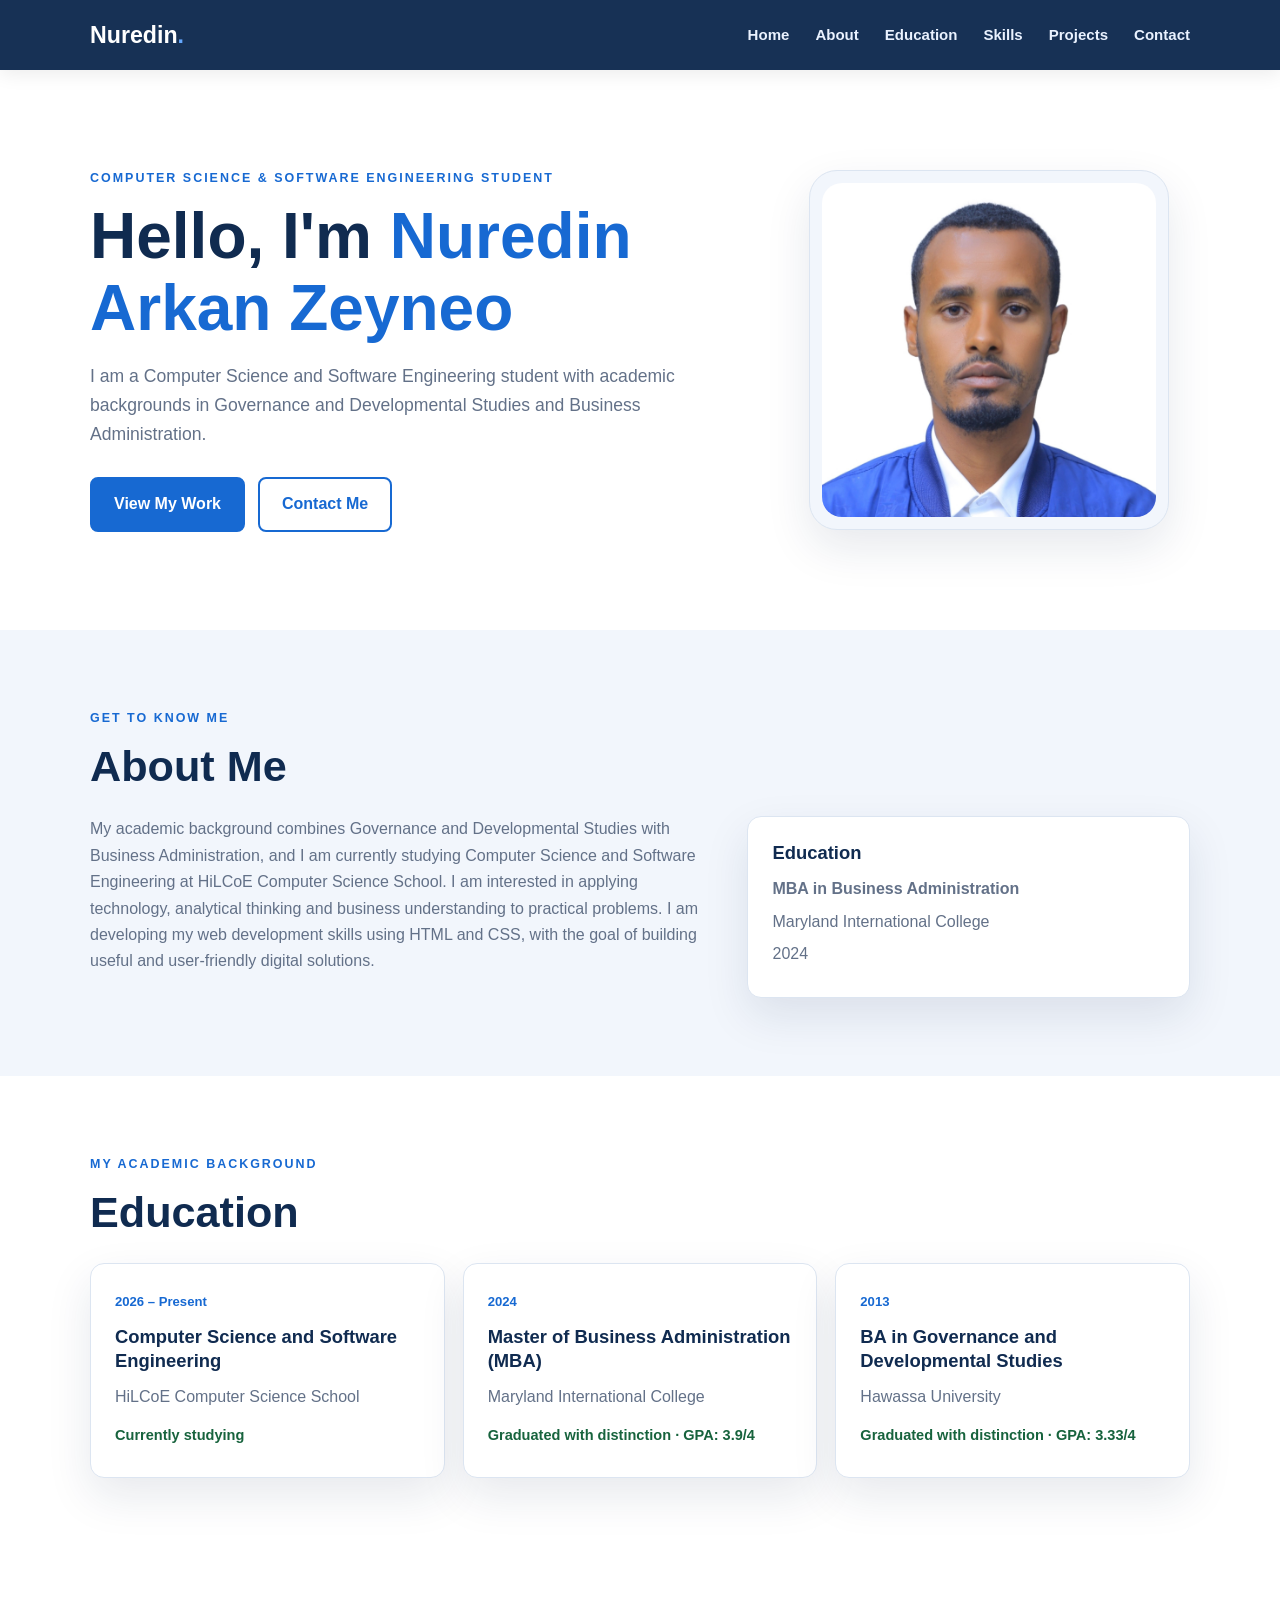
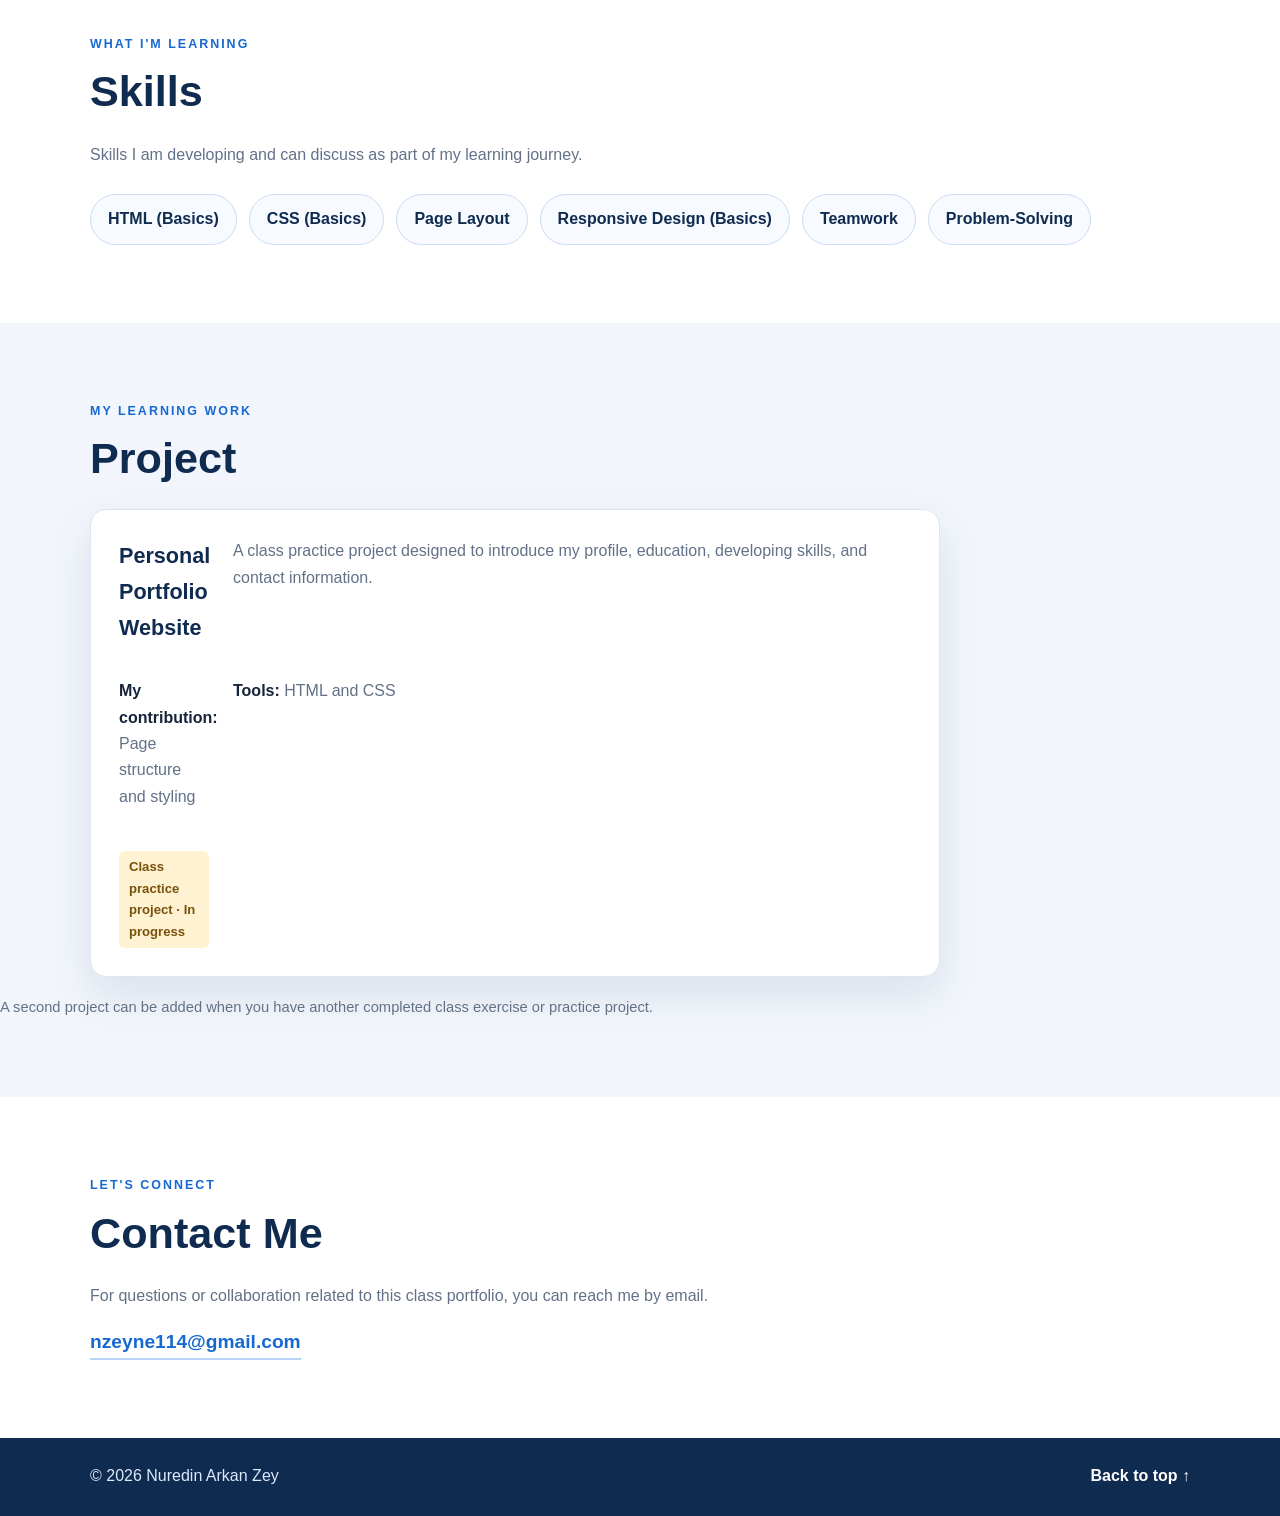
<file: index.html>
<!DOCTYPE html>
<html lang="en">
<head>
  <meta charset="UTF-8">
  <meta name="viewport" content="width=device-width, initial-scale=1.0">
  <meta name="description" content="Portfolio of Nuredin Arkan Zeyne, student front-end developer.">
  <title>Nuredin Arkan Zeyne | Front-End Developer</title>
  <link rel="stylesheet" href="style.css">
</head>
<body>
<header class="site-header">
  <nav class="nav container" aria-label="Main navigation">
    <a class="brand" href="#home">Nuredin<span>.</span></a>
    <ul class="nav-links">
      <li><a href="#home">Home</a></li><li><a href="#about">About</a></li>
      <li><a href="#education">Education</a></li><li><a href="#skills">Skills</a></li><li><a href="#projects">Projects</a></li>
      <li><a href="#contact">Contact</a></li>
    </ul>
  </nav>
</header>
<main>
  <section class="hero container" id="home">
    <div>
      <p class="eyebrow">COMPUTER SCIENCE & SOFTWARE ENGINEERING STUDENT</p>
      <h1>Hello, I'm <span>Nuredin Arkan Zeyneo</span></h1>
      <p class="hero-text">I am a Computer Science and Software Engineering student with academic backgrounds in Governance and Developmental Studies and Business Administration.</p>
      <div class="hero-actions">
        <a class="button primary" href="#projects">View My Work</a>
        <a class="button secondary" href="mailto:nzeyne114@gmail.com">Contact Me</a>
      </div>
    </div>
    <div class="hero-photo-wrap"><img class="hero-photo" src="nuredin-profile.jpg" alt="Portrait of Nuredin Arkan Zey"></div>
  </section>

  <section class="section section-light" id="about">
    <div class="container">
      <p class="eyebrow">GET TO KNOW ME</p><h2>About Me</h2>
      <div class="about-grid">
        <p>My academic background combines Governance and Developmental Studies with Business Administration, and I am currently studying Computer Science and Software Engineering at HiLCoE Computer Science School. I am interested in applying technology, analytical thinking and business understanding to practical problems. I am developing my web development skills using HTML and CSS, with the goal of building useful and user-friendly digital solutions.</p>
        <div class="education-card"><h3>Education</h3><p><strong>MBA in Business Administration</strong></p><p>Maryland International College</p><p class="muted">2024</p></div>
      </div>
    </div>
  </section>


  <section class="section container" id="education">
    <p class="eyebrow">MY ACADEMIC BACKGROUND</p><h2>Education</h2>
    <div class="education-grid">
      <article class="education-card"><span class="education-year">2026 – Present</span><h3>Computer Science and Software Engineering</h3><p>HiLCoE Computer Science School</p><p class="achievement">Currently studying</p></article>
      <article class="education-card"><span class="education-year">2024</span><h3>Master of Business Administration (MBA)</h3><p>Maryland International College</p><p class="achievement">Graduated with distinction · GPA: 3.9/4</p></article>
      <article class="education-card"><span class="education-year">2013</span><h3>BA in Governance and Developmental Studies</h3><p>Hawassa University</p><p class="achievement">Graduated with distinction · GPA: 3.33/4</p></article>
    </div>
  </section>
  <section class="section container" id="skills">
    <p class="eyebrow">WHAT I'M LEARNING</p><h2>Skills</h2>
    <p class="section-intro">Skills I am developing and can discuss as part of my learning journey.</p>
    <div class="skill-list">
      <span>HTML (Basics)</span><span>CSS (Basics)</span><span>Page Layout</span>
      <span>Responsive Design (Basics)</span><span>Teamwork</span><span>Problem-Solving</span>
    </div>
  </section>

  <section class="section section-light" id="projects">
    <div class="container">
      <p class="eyebrow">MY LEARNING WORK</p><h2>Project</h2>
      <article class="project-card">
         <h3>Personal Portfolio Website</h3>
          <p>A class practice project designed to introduce my profile, education, developing skills, and contact information.</p>
          <p class="project-meta"><strong>My contribution:</strong> Page structure and styling</p>
          <p class="project-meta"><strong>Tools:</strong> HTML and CSS</p>
          <span class="status">Class practice project · In progress</span>
        </div>
      </article>
      <p class="note">A second project can be added when you have another completed class exercise or practice project.</p>
    </div>
  </section>

  <section class="section container" id="contact">
    <p class="eyebrow">LET'S CONNECT</p><h2>Contact Me</h2>
    <p class="section-intro">For questions or collaboration related to this class portfolio, you can reach me by email.</p>
    <a class="contact-link" href="mailto:nzeyne114@gmail.com">nzeyne114@gmail.com</a>
  </section>
</main>
<footer class="site-footer"><div class="container footer-inner"><p>© 2026 Nuredin Arkan Zey</p><a href="#home">Back to top ↑</a></div></footer>
</body>
</html>
</file>
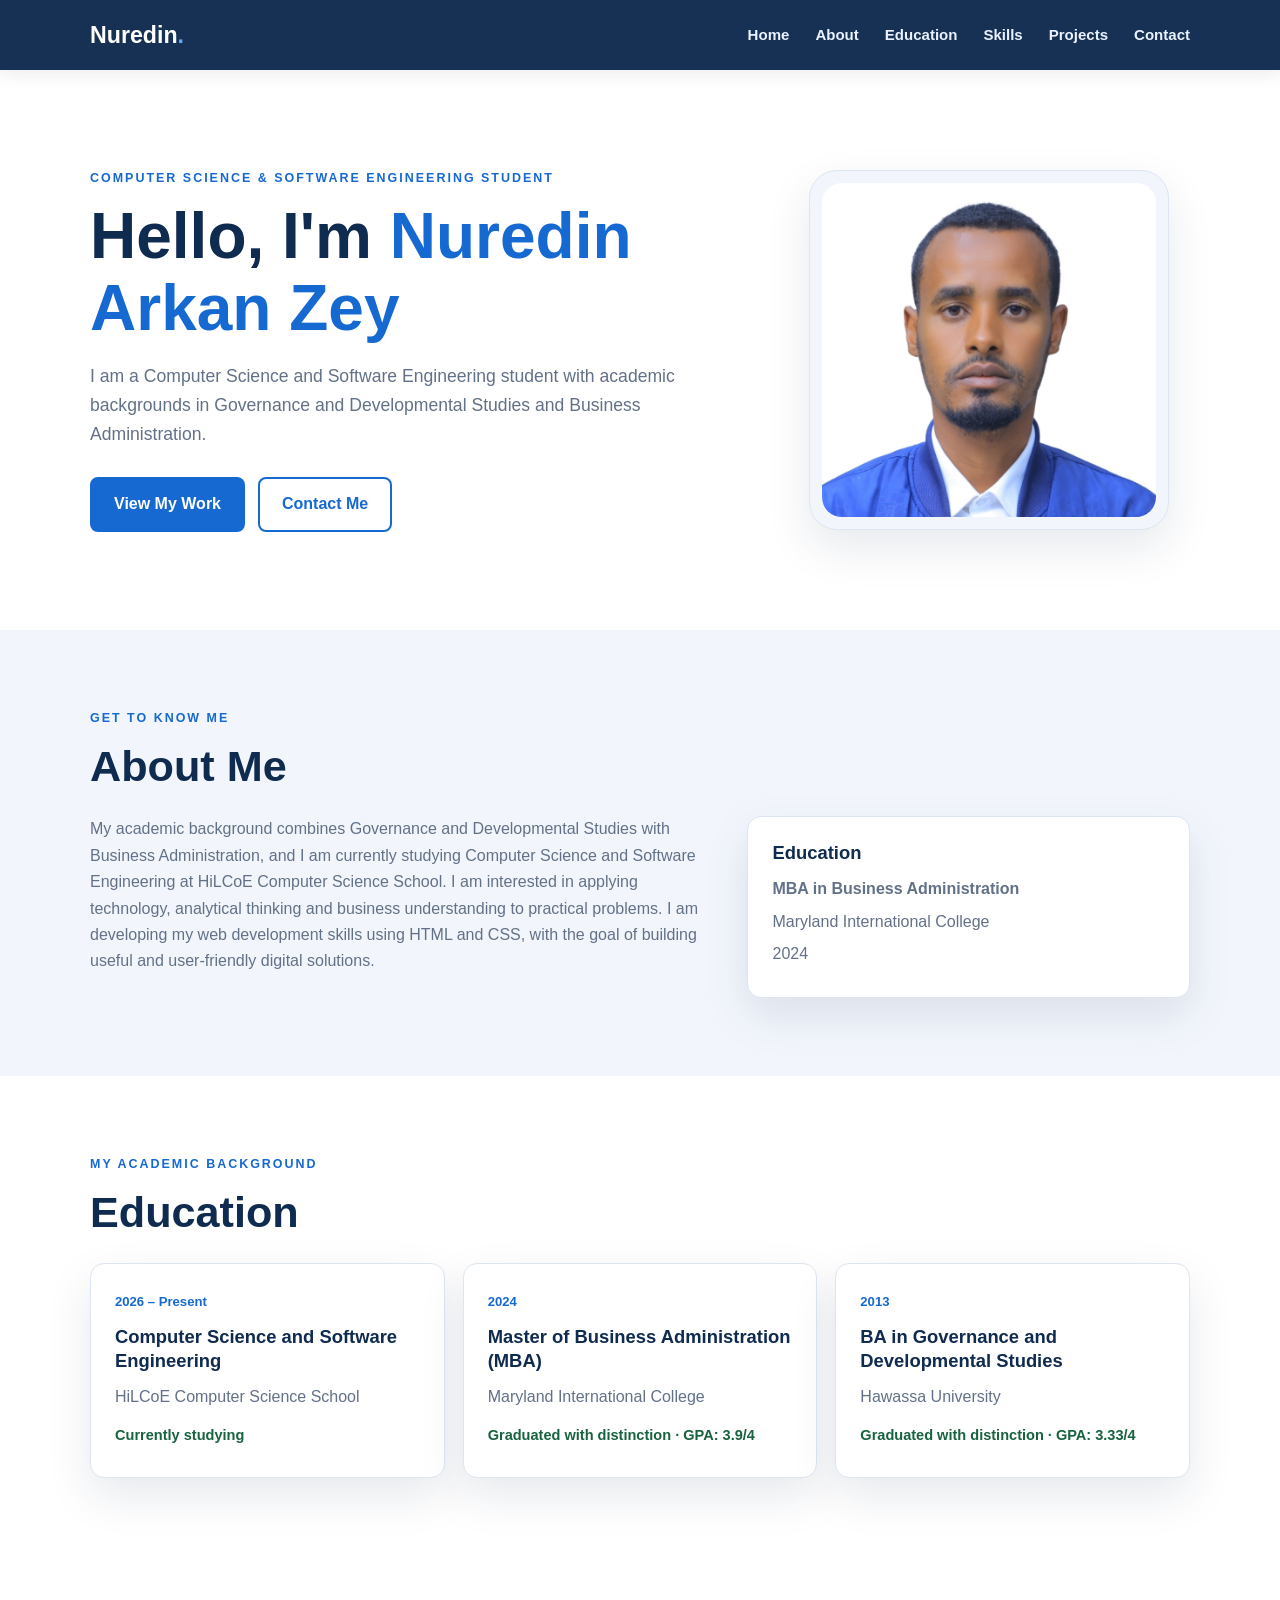
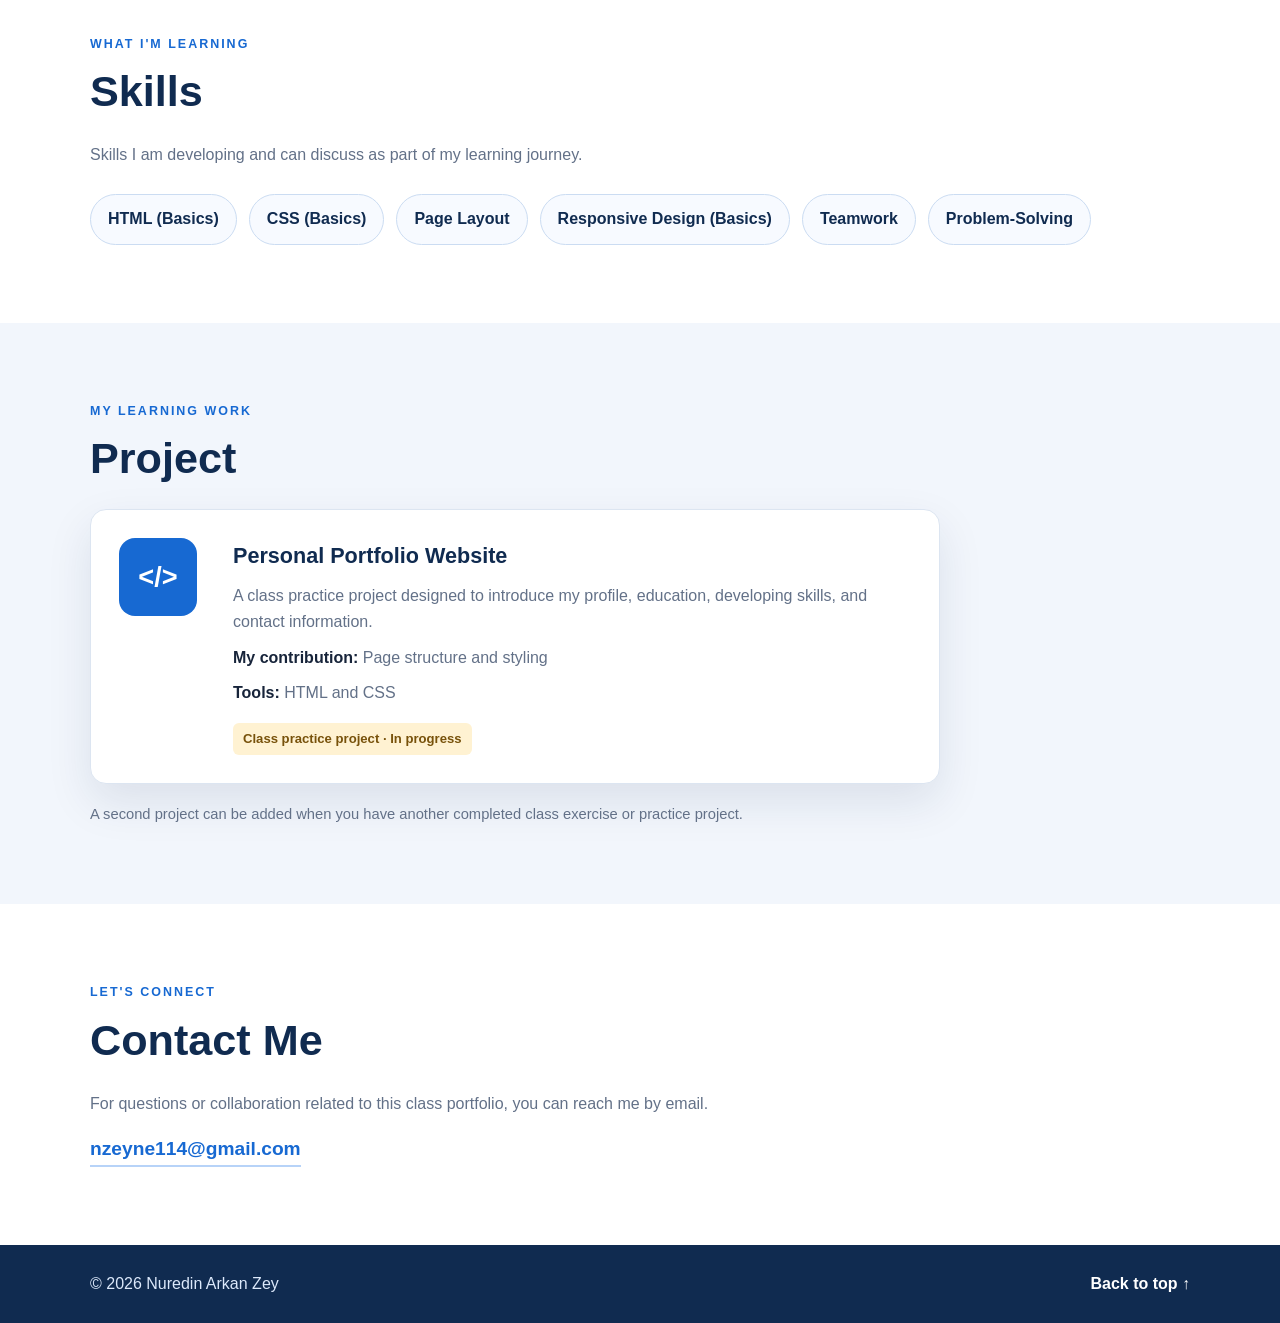
<file: index-1.html>
<!DOCTYPE html>
<html lang="en">
<head>
  <meta charset="UTF-8">
  <meta name="viewport" content="width=device-width, initial-scale=1.0">
  <meta name="description" content="Portfolio of Nuredin Arkan Zey, student front-end developer.">
  <title>Nuredin Arkan Zeyne | Front-End Developer</title>
  <link rel="stylesheet" href="style.css">
</head>
<body>
<header class="site-header">
  <nav class="nav container" aria-label="Main navigation">
    <a class="brand" href="#home">Nuredin<span>.</span></a>
    <ul class="nav-links">
      <li><a href="#home">Home</a></li><li><a href="#about">About</a></li>
      <li><a href="#education">Education</a></li><li><a href="#skills">Skills</a></li><li><a href="#projects">Projects</a></li>
      <li><a href="#contact">Contact</a></li>
    </ul>
  </nav>
</header>
<main>
  <section class="hero container" id="home">
    <div>
      <p class="eyebrow">COMPUTER SCIENCE & SOFTWARE ENGINEERING STUDENT</p>
      <h1>Hello, I'm <span>Nuredin Arkan Zey</span></h1>
      <p class="hero-text">I am a Computer Science and Software Engineering student with academic backgrounds in Governance and Developmental Studies and Business Administration.</p>
      <div class="hero-actions">
        <a class="button primary" href="#projects">View My Work</a>
        <a class="button secondary" href="mailto:nzeyne114@gmail.com">Contact Me</a>
      </div>
    </div>
    <div class="hero-photo-wrap"><img class="hero-photo" src="nuredin-profile.jpg" alt="Portrait of Nuredin Arkan Zey"></div>
  </section>

  <section class="section section-light" id="about">
    <div class="container">
      <p class="eyebrow">GET TO KNOW ME</p><h2>About Me</h2>
      <div class="about-grid">
        <p>My academic background combines Governance and Developmental Studies with Business Administration, and I am currently studying Computer Science and Software Engineering at HiLCoE Computer Science School. I am interested in applying technology, analytical thinking and business understanding to practical problems. I am developing my web development skills using HTML and CSS, with the goal of building useful and user-friendly digital solutions.</p>
        <div class="education-card"><h3>Education</h3><p><strong>MBA in Business Administration</strong></p><p>Maryland International College</p><p class="muted">2024</p></div>
      </div>
    </div>
  </section>


  <section class="section container" id="education">
    <p class="eyebrow">MY ACADEMIC BACKGROUND</p><h2>Education</h2>
    <div class="education-grid">
      <article class="education-card"><span class="education-year">2026 – Present</span><h3>Computer Science and Software Engineering</h3><p>HiLCoE Computer Science School</p><p class="achievement">Currently studying</p></article>
      <article class="education-card"><span class="education-year">2024</span><h3>Master of Business Administration (MBA)</h3><p>Maryland International College</p><p class="achievement">Graduated with distinction · GPA: 3.9/4</p></article>
      <article class="education-card"><span class="education-year">2013</span><h3>BA in Governance and Developmental Studies</h3><p>Hawassa University</p><p class="achievement">Graduated with distinction · GPA: 3.33/4</p></article>
    </div>
  </section>
  <section class="section container" id="skills">
    <p class="eyebrow">WHAT I'M LEARNING</p><h2>Skills</h2>
    <p class="section-intro">Skills I am developing and can discuss as part of my learning journey.</p>
    <div class="skill-list">
      <span>HTML (Basics)</span><span>CSS (Basics)</span><span>Page Layout</span>
      <span>Responsive Design (Basics)</span><span>Teamwork</span><span>Problem-Solving</span>
    </div>
  </section>

  <section class="section section-light" id="projects">
    <div class="container">
      <p class="eyebrow">MY LEARNING WORK</p><h2>Project</h2>
      <article class="project-card">
        <div class="project-mark" aria-hidden="true">&lt;/&gt;</div>
        <div>
          <h3>Personal Portfolio Website</h3>
          <p>A class practice project designed to introduce my profile, education, developing skills, and contact information.</p>
          <p class="project-meta"><strong>My contribution:</strong> Page structure and styling</p>
          <p class="project-meta"><strong>Tools:</strong> HTML and CSS</p>
          <span class="status">Class practice project · In progress</span>
        </div>
      </article>
      <p class="note">A second project can be added when you have another completed class exercise or practice project.</p>
    </div>
  </section>

  <section class="section container" id="contact">
    <p class="eyebrow">LET'S CONNECT</p><h2>Contact Me</h2>
    <p class="section-intro">For questions or collaboration related to this class portfolio, you can reach me by email.</p>
    <a class="contact-link" href="mailto:nzeyne114@gmail.com">nzeyne114@gmail.com</a>
  </section>
</main>
<footer class="site-footer"><div class="container footer-inner"><p>© 2026 Nuredin Arkan Zey</p><a href="#home">Back to top ↑</a></div></footer>
</body>
</html>
</file>
<file: style.css>
/* Nuredin Arkan Zey — HTML and CSS only; no JavaScript or frameworks. */
:root{--navy:#102b50;--blue:#1769d2;--blue-dark:#1054ad;--ink:#17243a;--muted:#637188;--soft:#f2f6fc;--line:#dce5f1;--shadow:0 18px 45px rgba(16,43,80,.10)}
*{box-sizing:border-box}html{scroll-behavior:smooth}body{margin:0;color:var(--ink);background:#fff;font-family:Arial,Helvetica,sans-serif;line-height:1.65}a{color:inherit;text-decoration:none}.container{width:min(1100px,calc(100% - 40px));margin:0 auto}
.site-header{position:sticky;top:0;z-index:10;background:rgba(16,43,80,.97);box-shadow:0 4px 18px rgba(0,0,0,.08)}.nav{min-height:70px;display:flex;align-items:center;justify-content:space-between;gap:24px}.brand{color:#fff;font-size:1.45rem;font-weight:800}.brand span{color:#65a8ff}.nav-links{display:flex;gap:26px;list-style:none;margin:0;padding:0}.nav-links a{color:#eaf2ff;font-size:.94rem;font-weight:600}.nav-links a:hover,.footer-inner a:hover{color:#8fc0ff}
.hero{min-height:560px;display:grid;grid-template-columns:1.35fr .85fr;align-items:center;gap:60px;padding-top:65px;padding-bottom:65px}.eyebrow{margin:0 0 12px;color:var(--blue);font-size:.78rem;font-weight:800;letter-spacing:2px}h1,h2,h3,p{margin-top:0}h1{max-width:680px;margin-bottom:18px;color:var(--navy);font-size:clamp(2.4rem,5vw,4.2rem);line-height:1.12}h1 span{color:var(--blue)}.hero-text{max-width:620px;color:var(--muted);font-size:1.1rem}.hero-actions{display:flex;flex-wrap:wrap;gap:13px;margin-top:28px}.button{display:inline-block;padding:12px 22px;border:2px solid var(--blue);border-radius:8px;font-weight:700;transition:.2s ease}.button.primary{color:#fff;background:var(--blue)}.button.primary:hover{background:var(--blue-dark);border-color:var(--blue-dark);transform:translateY(-2px)}.button.secondary{color:var(--blue);background:#fff}.button.secondary:hover{color:#fff;background:var(--blue);transform:translateY(-2px)}.hero-photo-wrap{width:min(100%,360px);justify-self:center;padding:12px;border:1px solid var(--line);border-radius:28px;background:var(--soft);box-shadow:var(--shadow)}.hero-photo{display:block;width:100%;aspect-ratio:1;object-fit:cover;object-position:center 35%;border-radius:20px}
.section{padding-top:78px;padding-bottom:78px}.section-light{background:var(--soft)}h2{margin-bottom:24px;color:var(--navy);font-size:clamp(2rem,4vw,2.7rem);line-height:1.2}.about-grid{display:grid;grid-template-columns:1.4fr 1fr;gap:38px;align-items:start}.about-grid>p,.section-intro{color:var(--muted);max-width:720px}.education-card{padding:25px;border:1px solid var(--line);border-radius:14px;background:#fff;box-shadow:var(--shadow)}.education-card h3{margin-bottom:12px;color:var(--blue)}.education-card p{margin-bottom:5px}.muted{color:var(--muted)}
.skill-list{display:flex;flex-wrap:wrap;gap:12px;margin-top:26px}.skill-list span{padding:11px 17px;border:1px solid #cbdcf2;border-radius:999px;color:var(--navy);background:#f7faff;font-weight:700}
.project-card{display:grid;grid-template-columns:90px 1fr;gap:24px;max-width:850px;padding:28px;border:1px solid var(--line);border-radius:16px;background:#fff;box-shadow:var(--shadow)}.project-mark{display:grid;width:78px;height:78px;place-items:center;border-radius:16px;color:#fff;background:var(--blue);font-size:1.7rem;font-weight:800}.project-card h3{margin-bottom:9px;color:var(--navy);font-size:1.35rem}.project-card p{margin-bottom:9px;color:var(--muted)}.project-meta strong{color:var(--ink)}.status{display:inline-block;margin-top:8px;padding:5px 10px;border-radius:6px;color:#78520b;background:#fff2d2;font-size:.82rem;font-weight:700}.note{margin:18px 0 0;color:var(--muted);font-size:.92rem}
.contact-link{display:inline-block;color:var(--blue);font-size:1.2rem;font-weight:800;border-bottom:2px solid #b7d3f8}.contact-link:hover{color:var(--blue-dark)}.site-footer{color:#dce9fb;background:var(--navy)}.footer-inner{min-height:78px;display:flex;align-items:center;justify-content:space-between;gap:18px}.footer-inner p{margin:0}.footer-inner a{color:#fff;font-weight:700}
@media(max-width:760px){.nav{padding-top:13px;padding-bottom:13px;align-items:flex-start;flex-direction:column;gap:9px}.nav-links{width:100%;gap:16px;flex-wrap:wrap}.nav-links a{font-size:.88rem}.hero{min-height:auto;grid-template-columns:1fr;gap:38px;padding-top:58px;padding-bottom:58px}.hero-photo-wrap{width:min(78%,310px)}.about-grid{grid-template-columns:1fr;gap:22px}.section{padding-top:58px;padding-bottom:58px}}
@media(max-width:480px){.container{width:min(100% - 28px,1100px)}.nav-links{gap:11px 15px}.hero-actions{flex-direction:column;align-items:stretch}.button{text-align:center}.project-card{grid-template-columns:1fr;padding:22px}.project-mark{width:62px;height:62px}.footer-inner{padding-top:18px;padding-bottom:18px;flex-direction:column;align-items:flex-start}}

/* Education section */
.education-grid{display:grid;grid-template-columns:repeat(3,1fr);gap:18px}
.education-card{padding:24px;border:1px solid var(--line);border-radius:14px;background:#fff;box-shadow:var(--shadow)}
.education-year{display:inline-block;margin-bottom:12px;color:var(--blue);font-size:.82rem;font-weight:800}
.education-card h3{margin-bottom:10px;color:var(--navy);font-size:1.15rem;line-height:1.35}
.education-card p{margin-bottom:6px;color:var(--muted)}
.education-card .achievement{margin-top:12px;color:#17633d;font-weight:700;font-size:.91rem}
@media(max-width:850px){.education-grid{grid-template-columns:1fr}}
</file>
